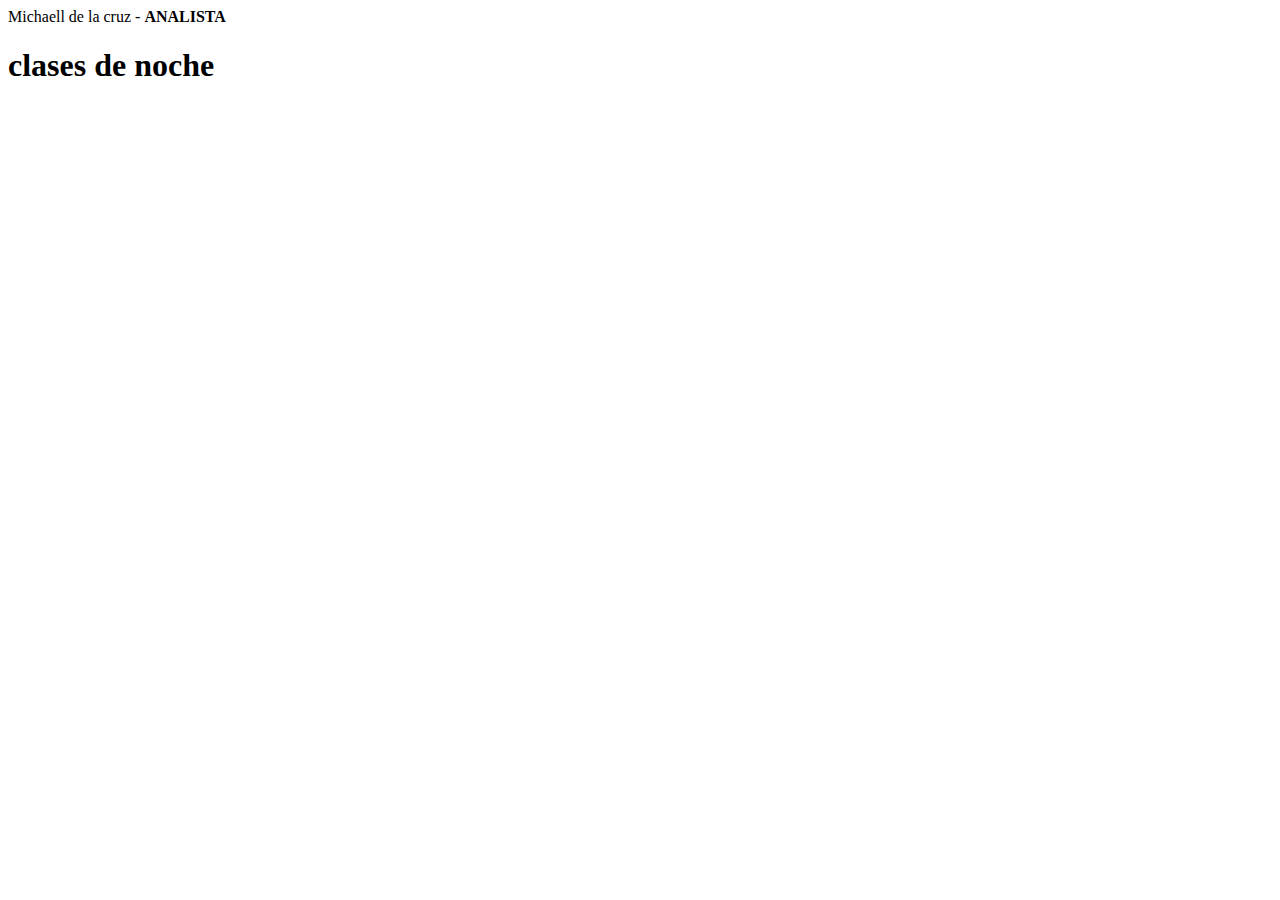
<file: index.html>
<!DOCTYPE html>
<html lang="en">
<head>
    <meta charset="UTF-8">
    <meta http-equiv="X-UA-Compatible" content="IE=edge">
    <meta name="viewport" content="width=device-width, initial-scale=1.0">
    <title>Document</title>
</head>
<body>
   Michaell de la cruz  - <B> ANALISTA </B>
   <h1>clases de noche</h1>
</body>
</html>
</file>
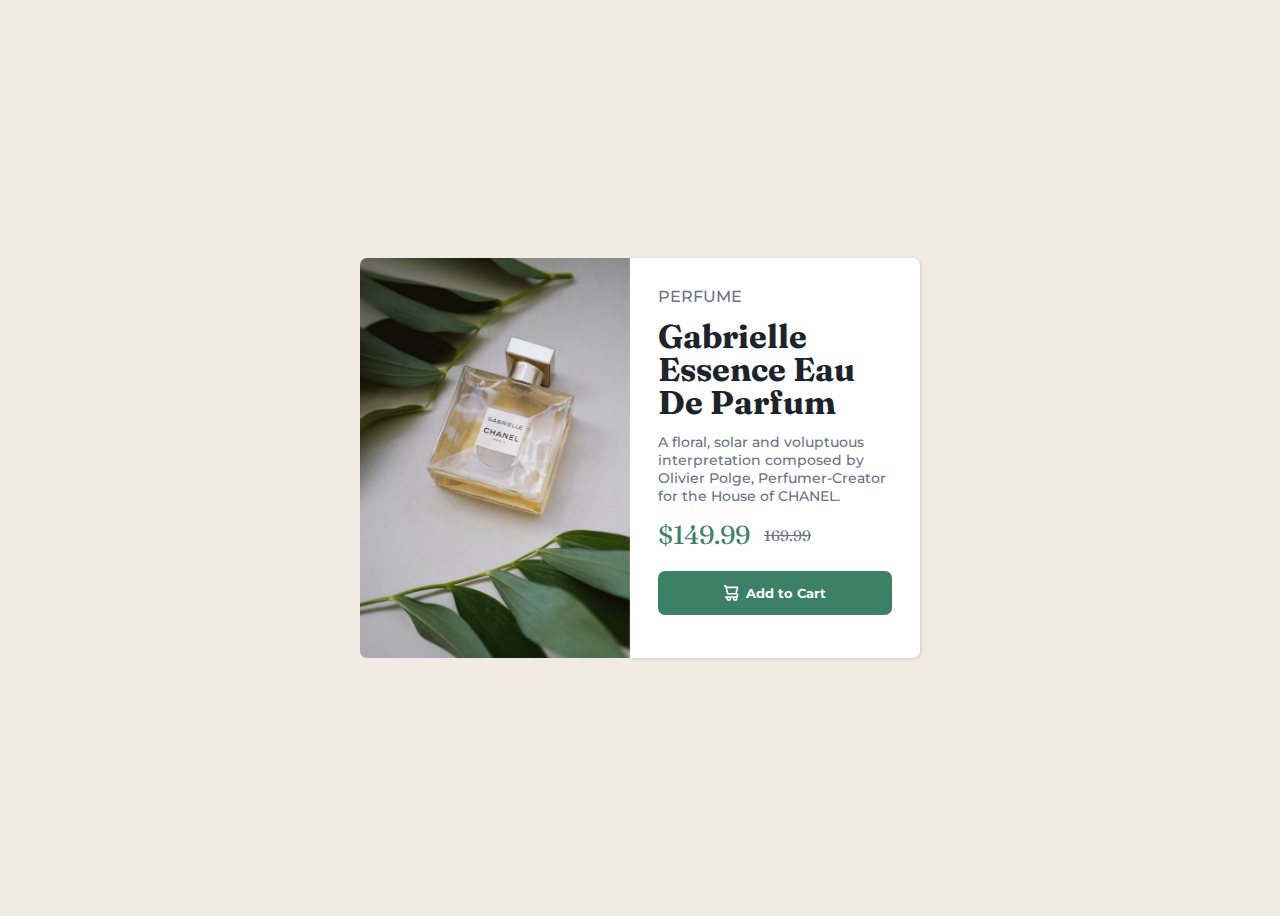
<file: Semana02/dia02_reto/index.html>
<!DOCTYPE html>
<html lang="en">
<head>
  <meta charset="UTF-8">
  <meta http-equiv="X-UA-Compatible" content="IE=edge">
  <meta name="viewport" content="width=device-width, initial-scale=1.0">
  <title>Document</title>
  <link rel="stylesheet" href="./style.css">
</head>
<body>
<main>
  <section class="foto"></section>
  <section class="contenido">
    <h3>Perfume</h3>
<h1>Gabrielle Essence Eau De Parfum</h1>
<p> A floral, solar and voluptuous interpretation composed by Olivier Polge, 
  Perfumer-Creator for the House of CHANEL.</p>
  <div>
    <span>
      $149.99
    </span>
    <s>169.99</s>
  </div>
 <button>
  <img src="./images/icon-cart.svg" alt=""> 
  Add to Cart</button>
  </section>
</main>
</body>
</html>
</file>
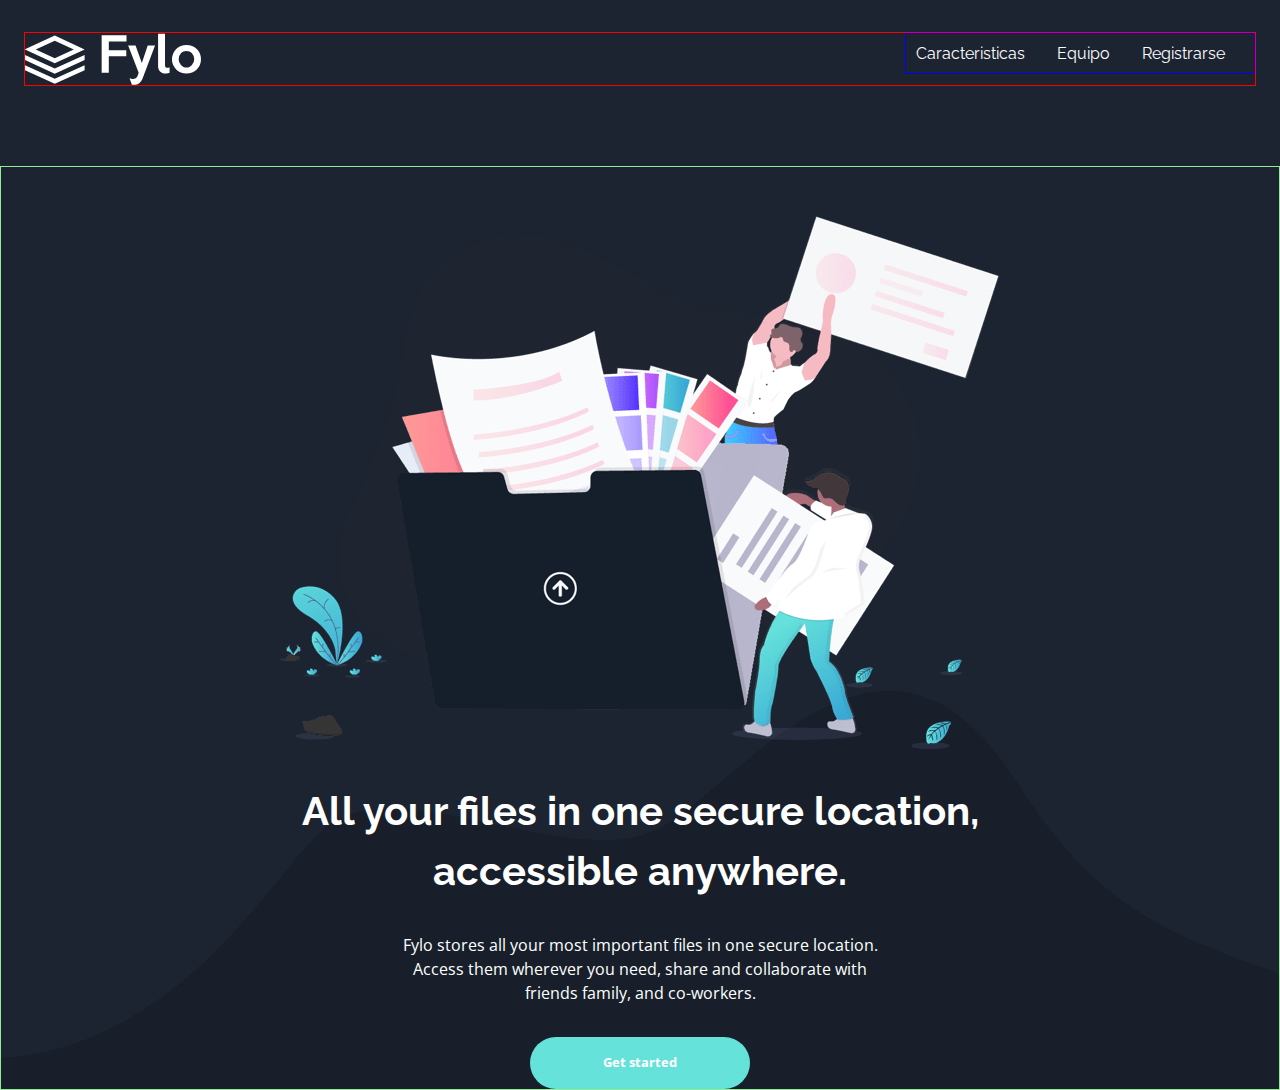
<file: Semana03/dia01-ccs-modelo-de-caja/index.html>
<!DOCTYPE html>
<html lang="en">
<head>
    <meta charset="UTF-8">
    <meta http-equiv="X-UA-Compatible" content="IE=edge">
    <meta name="viewport" content="width=device-width, initial-scale=1.0">
    <title>Fylo DARK</title>
    <link rel="stylesheet" href="./css/index.css">
</head>
<body>
    <header class="header wrapper">
        <img src="./images/logo.svg"/>

<nav >
    <!--ul>li*3>a -->
    <ul class="header__nav">
        <li>
            <a href="#">Caracteristicas</a>
        </li>
        <li>
            <a href="#">Equipo</a>
        </li>
        <li>
            <a href="#">Registrarse</a>
        </li>
    </ul>


</nav>

    </header>
    <main>
<section class="hero">
<img class="hero__img" src="./images/illustration-intro.png" alt=""/>

<h2 class="hero__title">  All your files in one secure location, accessible anywhere.
</h2 >
<p class="hero__text">
    Fylo stores all your most important files in one secure location. Access them wherever 
  you need, share and collaborate with friends family, and co-workers.
</p>
<button class ="hero__button">
    Get started
</button>


</section>


<section></section>
<section></section>
<section></section>
<section></section>


    </main>
    
</body>
</html>
</file>
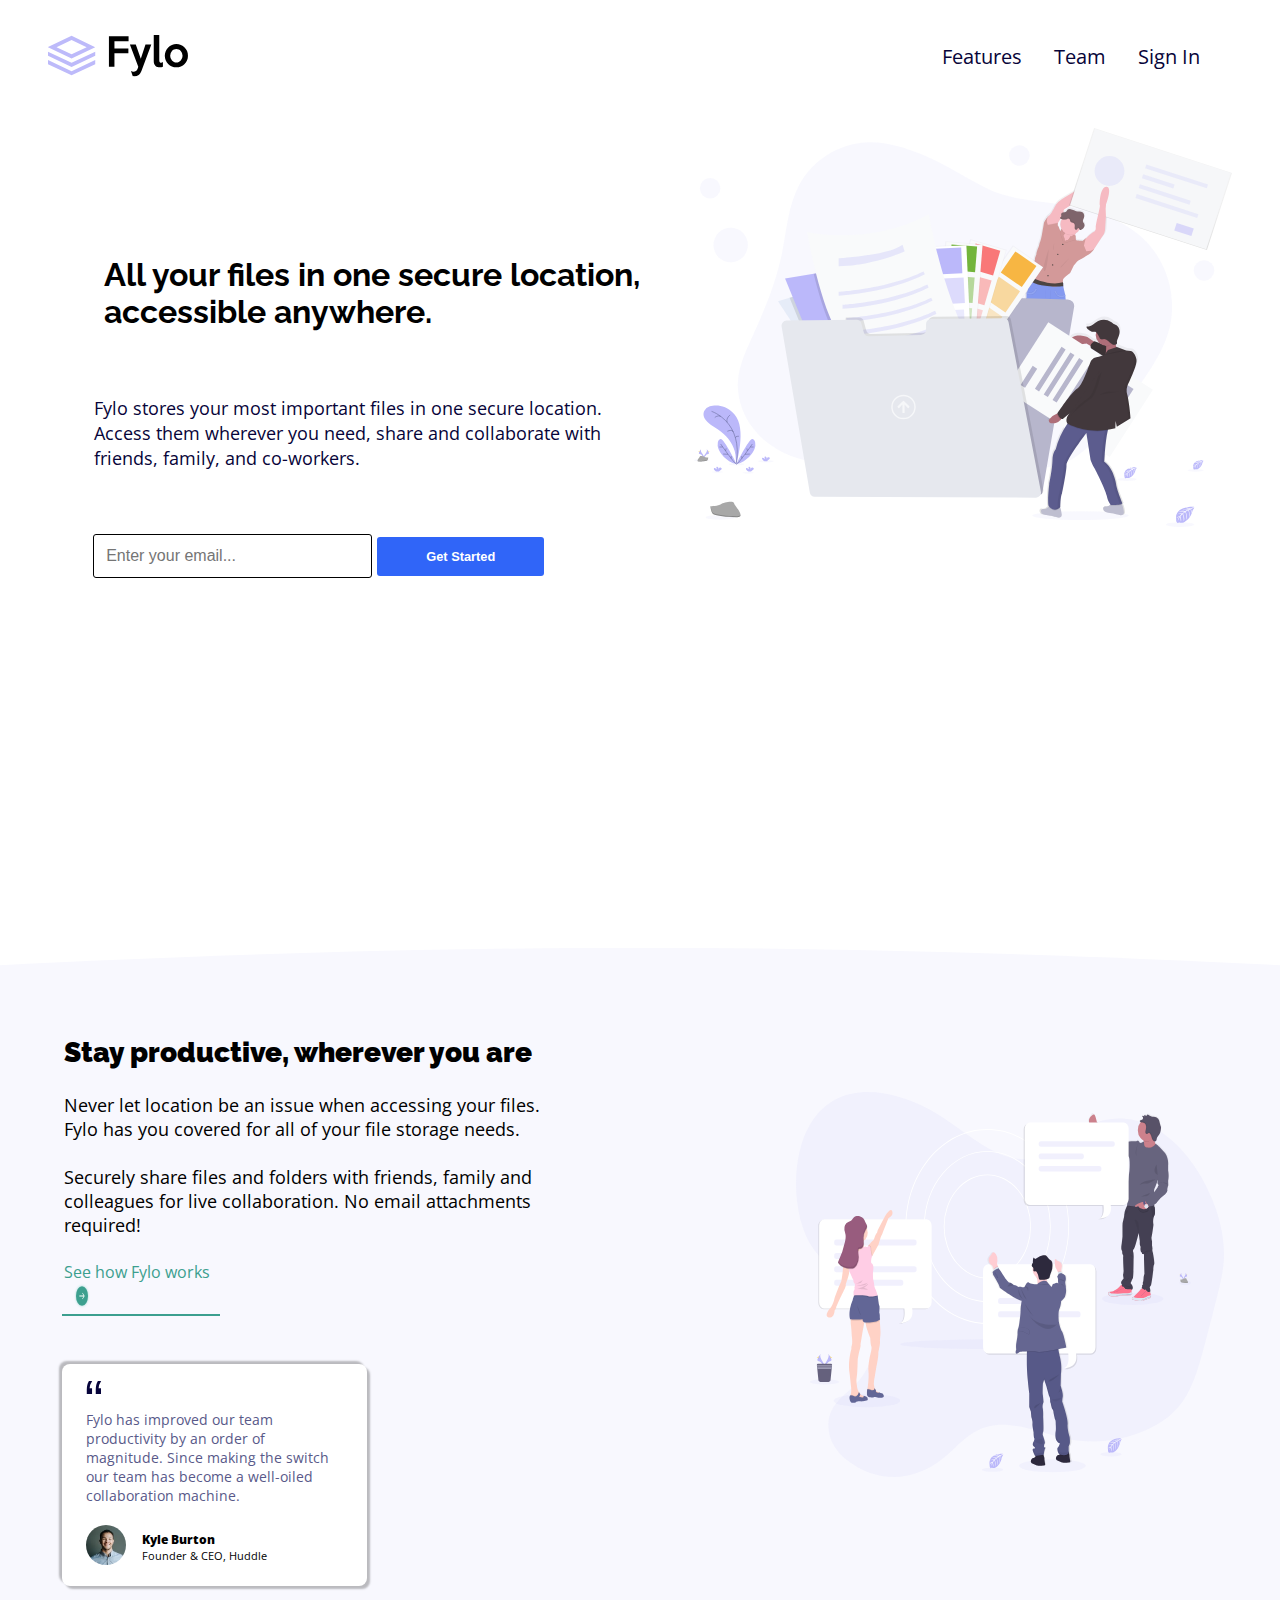
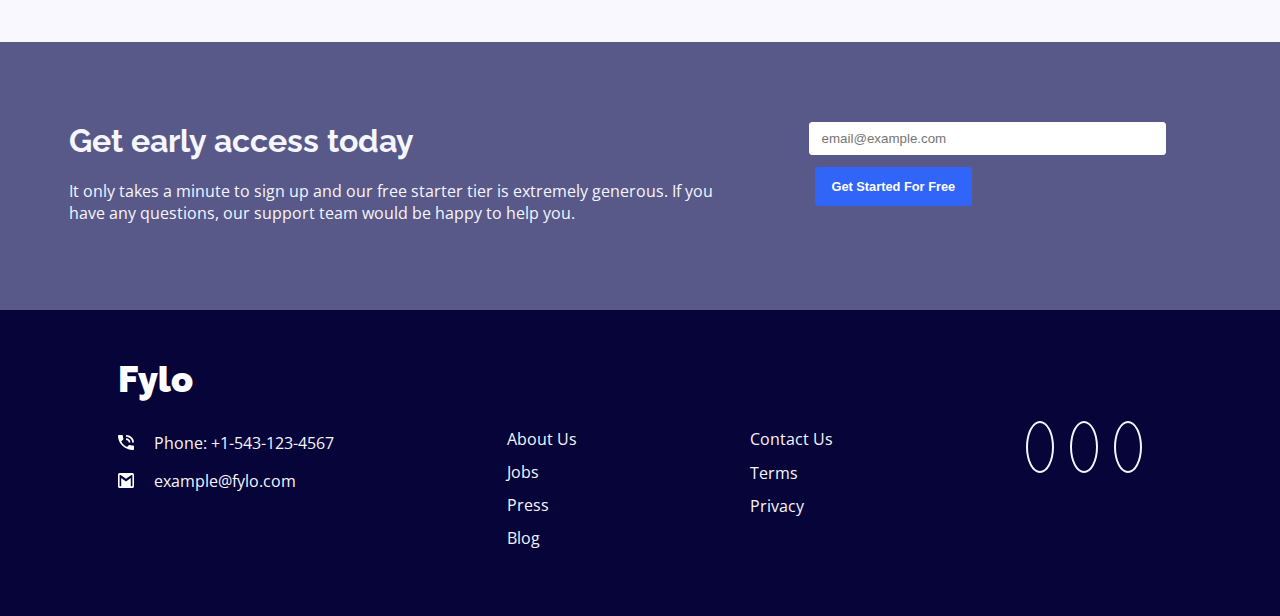
<file: semana04/Tarea_semana4_fylo-landing/TAREA_fylo-landing-page-with-two-column-layout/index.html>
<!DOCTYPE html>
<html lang="en">
  <head>
    <meta charset="UTF-8" />
    <meta name="viewport" content="width=device-width, initial-scale=1.0" />
    <!-- displays site properly based on user's device -->

    <link
      rel="icon"
      type="image/png"
      sizes="32x32"
      href="./images/favicon-32x32.png"
    />

    <title>Frontend Mentor | Fylo landing page with two column layout</title>

    <!-- FontAwesome CDN -->
    <link
      rel="stylesheet"
      href="https://cdnjs.cloudflare.com/ajax/libs/font-awesome/6.2.0/css/all.min.css"
      integrity="sha512-xh6O/CkQoPOWDdYTDqeRdPCVd1SpvCA9XXcUnZS2FmJNp1coAFzvtCN9BmamE+4aHK8yyUHUSCcJHgXloTyT2A=="
      crossorigin="anonymous"
      referrerpolicy="no-referrer"
    />

    <!-- custom css -->
    <link rel="stylesheet" href="./css/index.css" />
  </head>
  <body>
    <!-- header start -->
    <header class="header">
      <nav class="navbar">
        <div class="navbar-brand-container">
          <img src="./images/logo.svg" alt="logo" class="navbar-brand" />
        </div>
        <ul class="nav-list-container">
          <li class="nav-list-item">
            <a href="#" class="nav-link">Features</a>
          </li>
          <li class="nav-list-item">
            <a href="#" class="nav-link">Team</a>
          </li>
          <li class="nav-list-item">
            <a href="#" class="nav-link">Sign In</a>
          </li>
        </ul>
      </nav>
      <div class="hero-section">
        <div class="hero-left-container">
          <h1 class="hero-heading">
            All your files in one secure location, accessible anywhere.
          </h1>
          <p class="hero-description">
            Fylo stores your most important files in one secure location. Access
            them wherever you need, share and collaborate with friends, family,
            and co-workers.
          </p>
          <div class="form-control">
            <input
              type="email"
              class="hero-input"
              placeholder="Enter your email..."
            />
            <button class="btn btn-hero">Get Started</button>
          </div>
        </div>
        <div class="hero-right-container">
          <img
            src="./images/illustration-1.svg"
            alt="people"
            class="hero-img"
          />
        </div>
      </div>
    </header>
    <!-- header end -->

    <!-- main section start -->
    <section class="main-section">
      <div class="main-left-container">
        <h2 class="main-sec-title">Stay productive, wherever you are</h2>
        <p class="main-para">
          Never let location be an issue when accessing your files. Fylo has you
          covered for all of your file storage needs. <br />
          <br />
          Securely share files and folders with friends, family and colleagues
          for live collaboration. No email attachments required!
        </p>
        <a href="#" class="link"
          >See how Fylo works
          <span class="linkk">
            <img
              src="./images/icon-arrow.svg"
              alt="arrow"
              class="img-link" /></span
        ></a>
        <div class="small-card">
          <div class="card-img">
            <img
              src="./images/icon-quotes.svg"
              alt="quotes"
              class="quote-img"
            />
          </div>
          <p class="card-para">
            Fylo has improved our team productivity by an order of magnitude.
            Since making the switch our team has become a well-oiled
            collaboration machine.
          </p>
          <div class="author-section">
            <div class="author-logo">
              <img
                src="./images/avatar-testimonial.jpg"
                alt="avatar"
                class="avatar"
              />
            </div>
            <div class="author-name">
              <h3 class="name">Kyle Burton</h3>
              <p class="author-para">Founder & CEO, Huddle</p>
            </div>
          </div>
        </div>
      </div>
      <div class="main-right-container">
        <img
          src="./images/illustration-2.svg"
          alt="illustration"
          class="main-img"
        />
      </div>
    </section>
    <!-- main section end -->

    <!-- cta section start -->
    <section class="cta">
      <div class="cta-left-container">
        <h2 class="cta-title">Get early access today</h2>
        <p class="cc">
          It only takes a minute to sign up and our free starter tier is
          extremely generous. If you have any questions, our support team would
          be happy to help you.
        </p>
      </div>
      <div class="cta-right-container">
        <input type="email" class="cta-input" placeholder="email@example.com" />
        <button class="btn btn-cta">Get Started For Free</button>
      </div>
    </section>
    <!-- cta section end -->
    <!-- footer start -->
    <footer class="footer">
      <div class="footer-one">
        <p class="footer-logo-container">
          <i class="fa-solid fa-layer-group"></i>
          Fylo
        </p>
        <div class="mobile-container">
          <img src="./images/icon-phone.svg" alt="phone" class="footer-image" />
          <p class="mobile">Phone: +1-543-123-4567</p>
        </div>
        <div class="email-container">
          <img src="./images/icon-email.svg" alt="email" class="footer-image" />
          <p class="email">example@fylo.com</p>
        </div>
      </div>
      <div class="footer-two">
        <ul class="about">
          <li><a href="#" class="about-us">About Us</a></li>
          <li><a href="#" class="jobs">Jobs</a></li>
          <li><a href="#" class="press">Press</a></li>
          <li><a href="#" class="blog">Blog</a></li>
        </ul>
      </div>
      <div class="footer-three">
        <ul class="about">
          <li><a href="#" class="career">Contact Us</a></li>
          <li><a href="#" class="blog">Terms</a></li>
          <li><a href="#" class="contact">Privacy</a></li>
        </ul>
      </div>
      <div class="footer-four">
        <div class="social-media">
          <a href="#"><i class="fa-brands fa-facebook social-icon"></i></a>
          <a href="#"><i class="fa-brands fa-twitter social-icon"></i></a>
          <a href="#"><i class="fa-brands fa-instagram social-icon"></i></a>
        </div>
      </div>
    </footer>
    <!-- footer end -->
  </body>
</html>
</file>
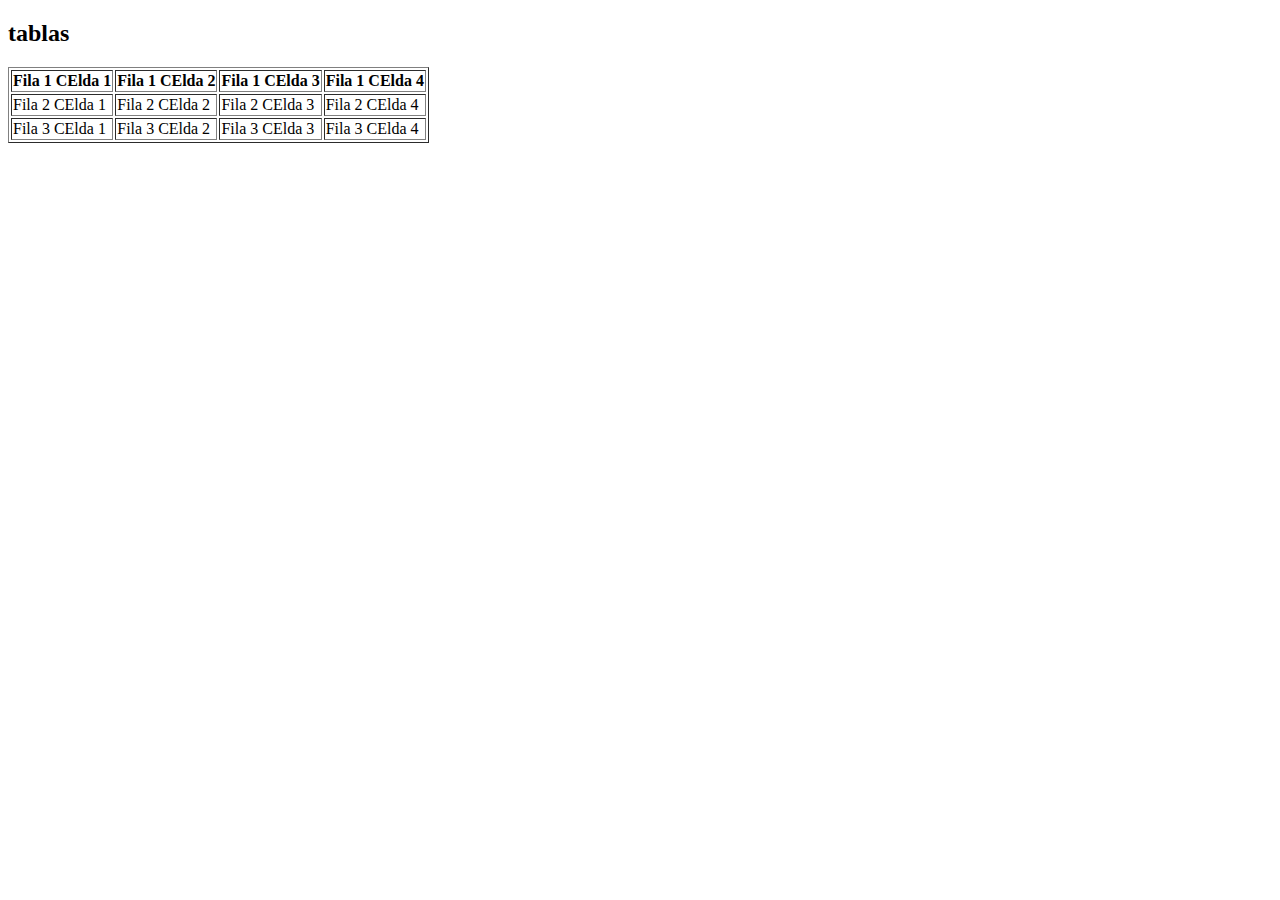
<file: Semana02/tablas.html>
<!DOCTYPE html>
<html lang="en">
<head>
    <meta charset="UTF-8">
    <meta http-equiv="X-UA-Compatible" content="IE=edge">
    <meta name="viewport" content="width=device-width, initial-scale=1.0">
    <title>Document</title>
</head>
<body>
    <h2>tablas</h2>
    <table border="">
        <thead></thead>
<tr>
    <th>Fila 1 CElda 1</th>
    <th>Fila 1 CElda 2</th>
    <th>Fila 1 CElda 3</th>
    <th>Fila 1 CElda 4</th>
   </tr>
</thead>
   <tr>
    <td>Fila 2 CElda 1</td>
    <td>Fila 2 CElda 2</td>
    <td>Fila 2 CElda 3</td>
    <td>Fila 2 CElda 4</td>
   </tr>
   <tr>
    <td>Fila 3 CElda 1</td>
    <td>Fila 3 CElda 2</td>
    <td>Fila 3 CElda 3</td>
    <td>Fila 3 CElda 4</td>
   </tr>

</tr>

    </table>
</body>
</html>
</file>
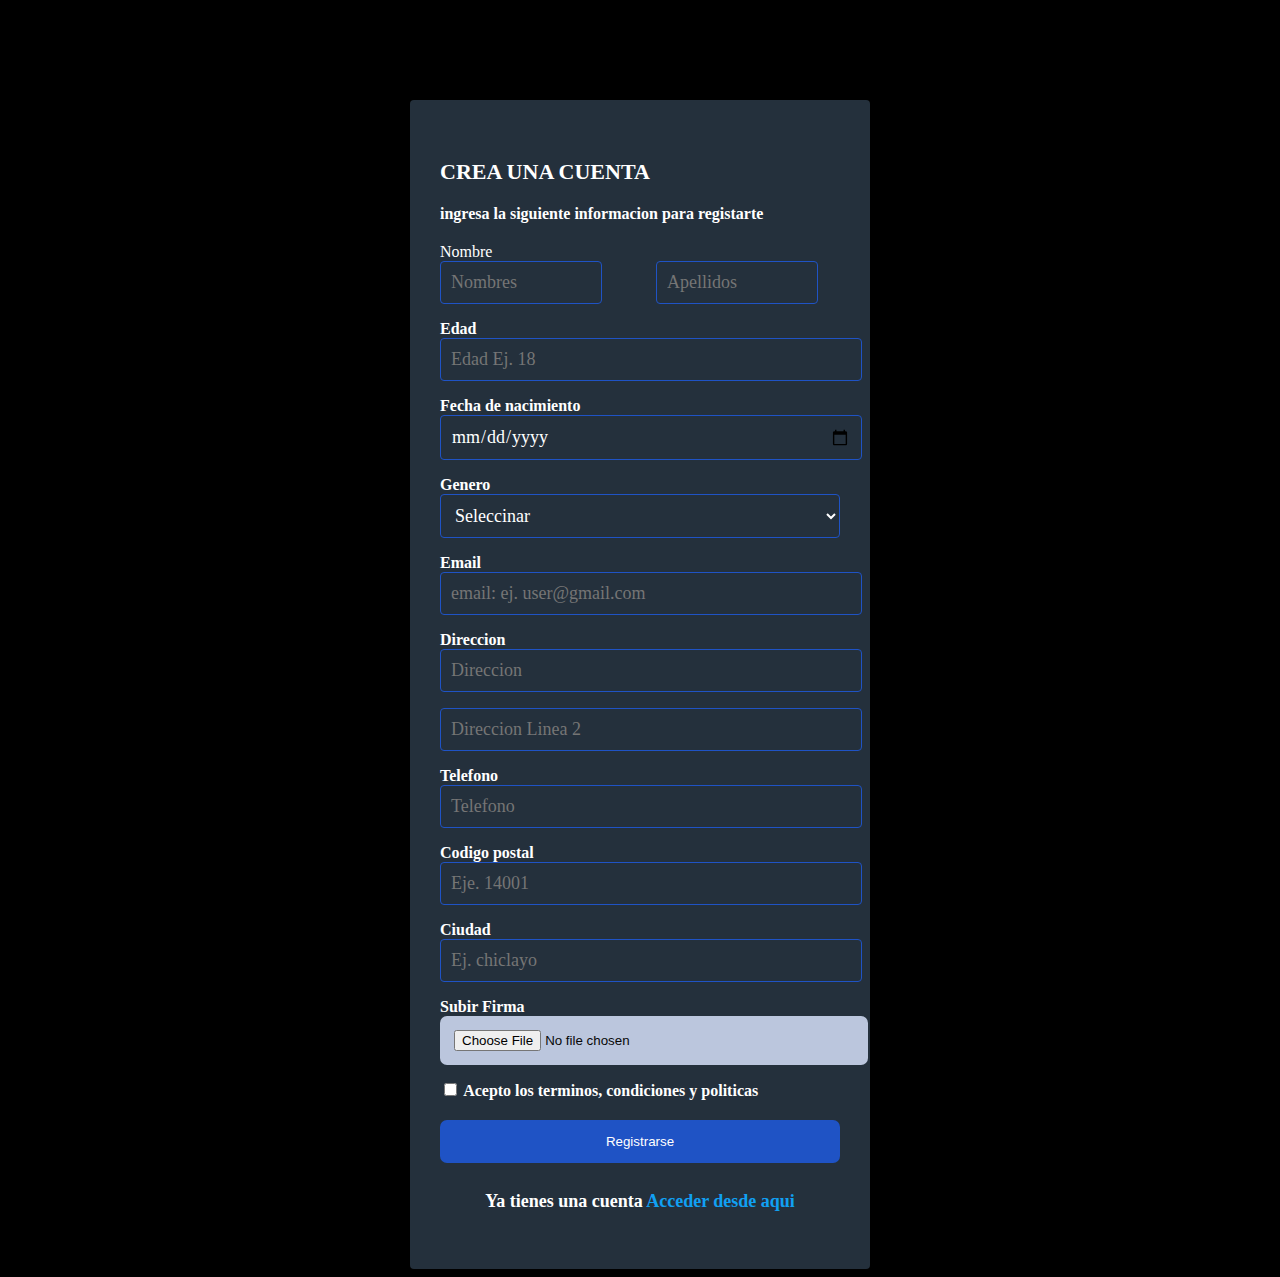
<file: tareas/registar2.html>
<!DOCTYPE html>
<html lang="en">
<head>
  <meta charset="UTF-8">
  <meta name="viewport" content="width=device-width, initial-scale=1.0">
  <meta http-equiv="X-UA-Compatible" content="ie=edge">
  <link rel="stylesheet" href="style.css">
  <title>CREAR UNA CUENTA.</title>
</head>
<body>
  <main>
  <section class="form-registro">
    <h4>CREA UNA CUENTA</h4>
    <H1>ingresa la siguiente informacion para registarte</H1>
   <div>
    <label>
        Nombre   <br>
        <input class="nombre2" type="text" name="nombres2" id="nombres" placeholder="Nombres">
      </label><label><b>  
          <input class="apellido2" type="text" name="apellidos" id="apellidos" placeholder="Apellidos">
          
      </label> 
</div>
  <label>
   Edad <br>
    <input class="controls" type="number" placeholder="Edad Ej. 18" name="edad" />
  </label>
  <label>
        Fecha de nacimiento
        <input class="controls" type="date" name="dia" />
      </label>

      <label> Genero 
        <select class="controls" name="menu" id="genero">
            <option value=""> Seleccinar</option>
            <option value="ma"> Masculino</option>
             <option value="cr"> Femenino</option>
             
        </select>
    </label>
    <label> Email 
    <input class="controls" type="email" name="correo" id="correo" placeholder="email: ej. user@gmail.com">
    </label>

    <label>
        Direccion   <br>
        <input class="controls" type="text" name="direccion" id="direccion" placeholder="Direccion ">
      </label>

      <label>
        
        <input class="controls" type="text" name="direccion2" id="direccion2" placeholder="Direccion Linea 2">
      </label>
      <label>
        Telefono <br>
     <input class="controls" type="tel" name="telefono" id="telefono" placeholder="Telefono">
     </label>
      <label>
        Codigo postal   <br>
    <input class="controls" type="number" name="codpostal" id="codpostal" placeholder="Eje. 14001">
</label>
<label>
    Ciudad   <br>
    <input class="controls" type="text" name="ciudad" id="ciuadad" placeholder="Ej. chiclayo ">
  </label>
  <label>
    Subir Firma
    <input class="firma" name="firma" type="file" />
  </label>
  <label>
    <input type="checkbox" class="checkbox" required="">
    <span>Acepto los terminos, condiciones y politicas</span>
</label>


    
    <input class="botons" type="submit" value="Registrarse">
    <p>Ya tienes una cuenta <a href="#">Acceder desde aqui</a></p>
  </section>
</main>
</body>
</html>
</file>
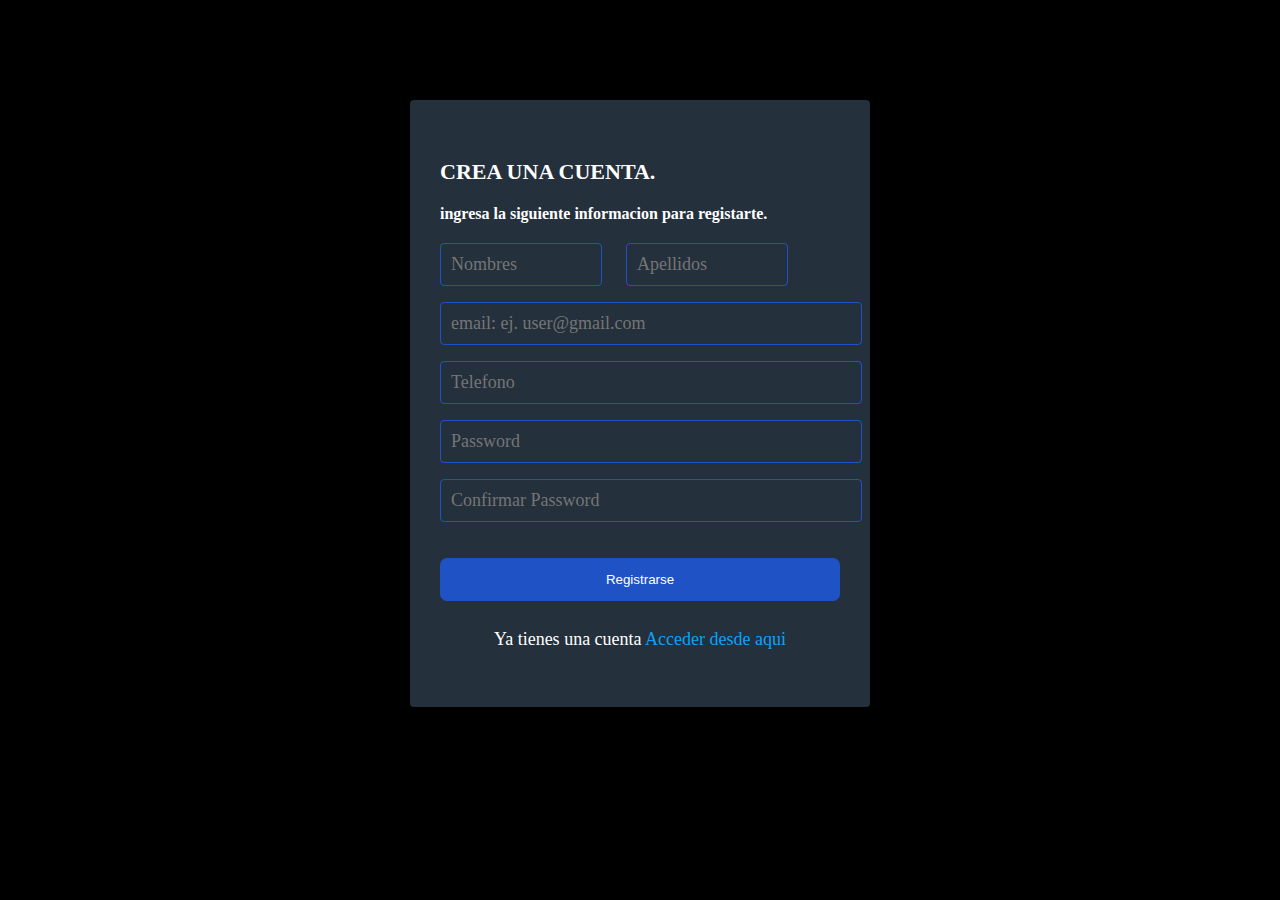
<file: tareas/registrar.html>
<!DOCTYPE html>
<html lang="en">
<head>
  <meta charset="UTF-8">
  <meta name="viewport" content="width=device-width, initial-scale=1.0">
  <meta http-equiv="X-UA-Compatible" content="ie=edge">
  <link rel="stylesheet" href="style.css">
  <title>CREAR UNA CUENTA</title>
</head>
<body>
  <main>
  <section class="form-registro">
    <h4>CREA UNA CUENTA.</h4>
    <H1>ingresa la siguiente informacion para registarte.</H1>
   <div>
    <input class="nombre" type="text" name="nombres" id="nombres" placeholder="Nombres">
  
    <input class="apellido" type="text" name="nombres" id="apellidos" placeholder="Apellidos">
  </div>
    
    <input class="controls" type="email" name="correo" id="correo" placeholder="email: ej. user@gmail.com">
    <input class="controls" type="tel" name="telefono" id="telefono" placeholder="Telefono">
    
    <input class="controls" type="password" name="password" id="password" placeholder="Password">
    <input class="controls" type="password" name="confirmarpassword" id="confirmarpassword" placeholder="Confirmar Password">
    
    <input class="botons" type="submit" value="Registrarse">
    <p>Ya tienes una cuenta <a href="#">Acceder desde aqui</a></p>
  </section>
</main>
</body>
</html>
</file>
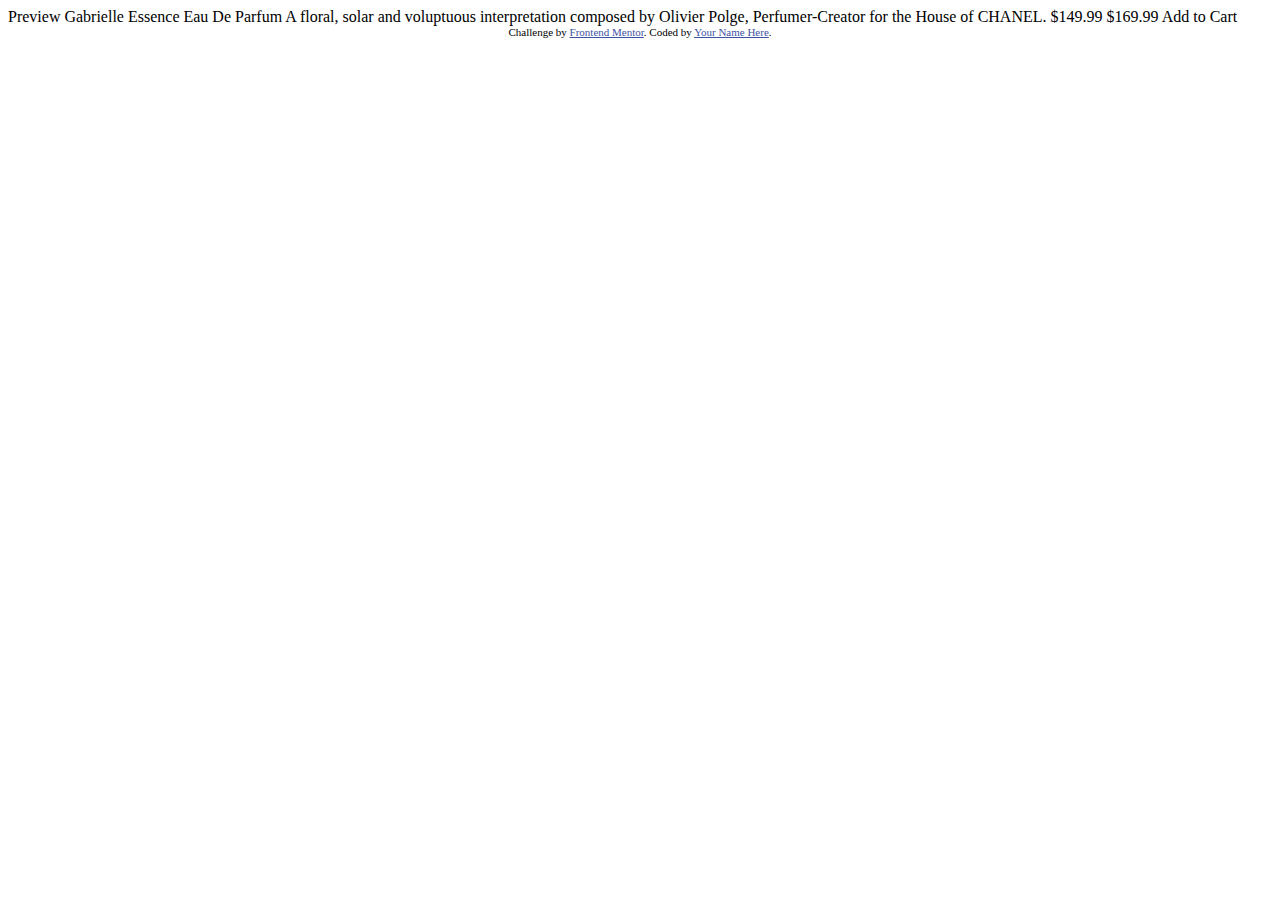
<file: Semana02/dia02_reto/index copy.html>
<!DOCTYPE html>
<html lang="en">
<head>
  <meta charset="UTF-8">
  <meta name="viewport" content="width=device-width, initial-scale=1.0"> <!-- displays site properly based on user's device -->

  <link rel="icon" type="image/png" sizes="32x32" href="./images/favicon-32x32.png">
  
  <title>Frontend Mentor | Product preview card component</title>

  <!-- Feel free to remove these styles or customise in your own stylesheet 👍 -->
  <style>
    .attribution { font-size: 11px; text-align: center; }
    .attribution a { color: hsl(228, 45%, 44%); }
  </style>
</head>
<body>

  Preview

  Gabrielle Essence Eau De Parfum

  A floral, solar and voluptuous interpretation composed by Olivier Polge, 
  Perfumer-Creator for the House of CHANEL.

  $149.99
  $169.99

  Add to Cart
  
  <div class="attribution">
    Challenge by <a href="https://www.frontendmentor.io?ref=challenge" target="_blank">Frontend Mentor</a>. 
    Coded by <a href="#">Your Name Here</a>.
  </div>
</body>
</html>
</file>
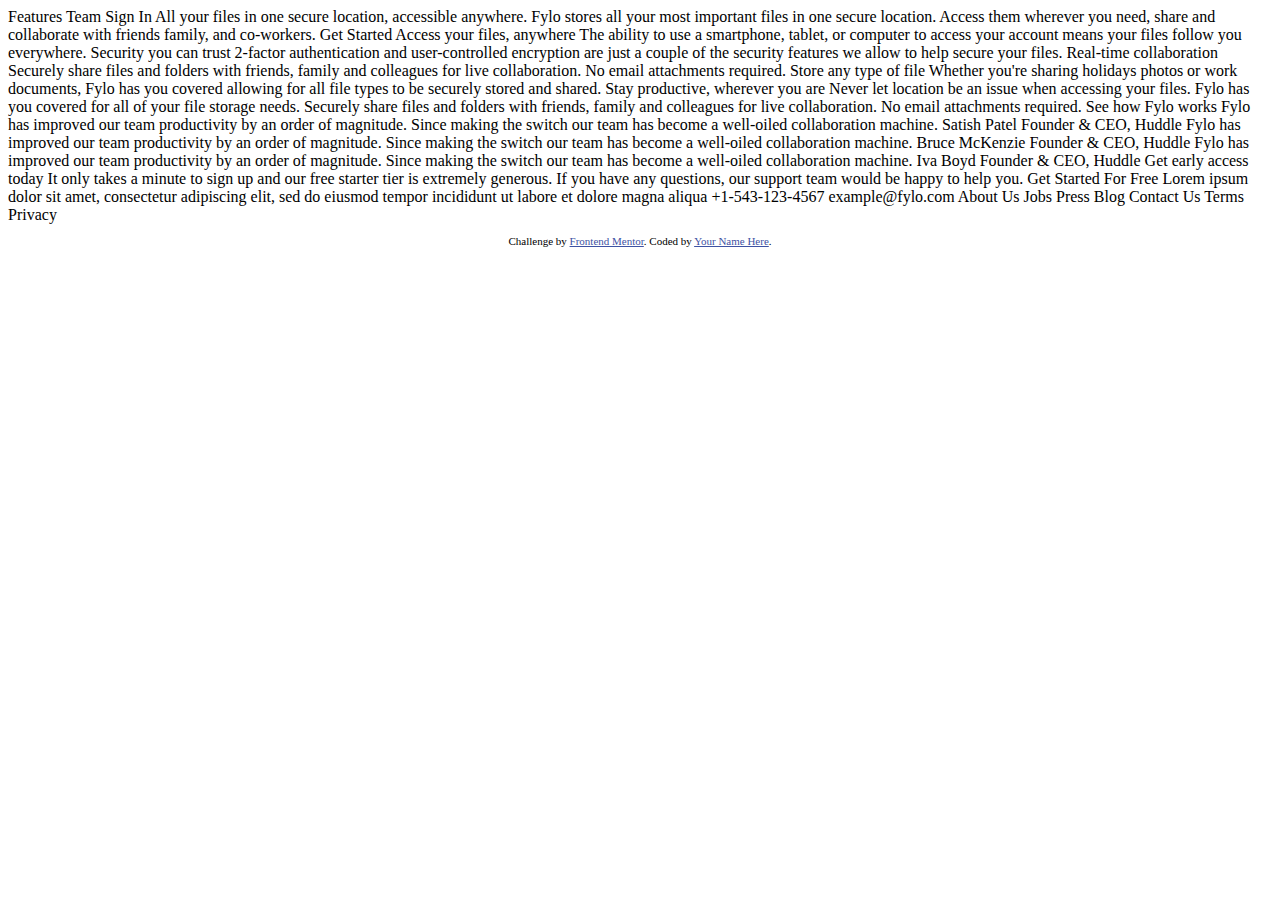
<file: Semana03/dia01-ccs-modelo-de-caja/index_copy.html>
<!DOCTYPE html>
<html lang="en">
<head>
  <meta charset="UTF-8">
  <meta name="viewport" content="width=device-width, initial-scale=1.0"> <!-- displays site properly based on user's device -->

  <link rel="icon" type="image/png" sizes="32x32" href="./images/favicon-32x32.png">
  
  <title>Frontend Mentor | Fylo landing page with dark theme and features grid</title>

  <!-- Feel free to remove these styles or customise in your own stylesheet 👍 -->
  <style>
    .attribution { font-size: 11px; text-align: center; }
    .attribution a { color: hsl(228, 45%, 44%); }
  </style>
</head>
<body>
  Features
  Team
  Sign In

  All your files in one secure location, accessible anywhere.

  Fylo stores all your most important files in one secure location. Access them wherever 
  you need, share and collaborate with friends family, and co-workers.

  Get Started

  Access your files, anywhere

  The ability to use a smartphone, tablet, or computer to access your account means your 
  files follow you everywhere.

  Security you can trust

  2-factor authentication and user-controlled encryption are just a couple of the security 
  features we allow to help secure your files.

  Real-time collaboration

  Securely share files and folders with friends, family and colleagues for live collaboration. 
  No email attachments required.

  Store any type of file

  Whether you're sharing holidays photos or work documents, Fylo has you covered allowing for all 
  file types to be securely stored and shared.

  Stay productive, wherever you are

  Never let location be an issue when accessing your files. Fylo has you covered for all of your file 
  storage needs.

  Securely share files and folders with friends, family and colleagues for live collaboration. No email 
  attachments required.

  See how Fylo works

  Fylo has improved our team productivity by an order of magnitude. Since making the switch our team has 
  become a well-oiled collaboration machine.

  Satish Patel
  Founder & CEO, Huddle

  Fylo has improved our team productivity by an order of magnitude. Since making the switch our team has 
  become a well-oiled collaboration machine.

  Bruce McKenzie
  Founder & CEO, Huddle

  Fylo has improved our team productivity by an order of magnitude. Since making the switch our team has 
  become a well-oiled collaboration machine.

  Iva Boyd
  Founder & CEO, Huddle

  Get early access today

  It only takes a minute to sign up and our free starter tier is extremely generous. If you have any 
  questions, our support team would be happy to help you.

  Get Started For Free

  Lorem ipsum dolor sit amet, consectetur adipiscing elit, sed do eiusmod tempor incididunt ut labore et 
  dolore magna aliqua

  +1-543-123-4567
  example@fylo.com

  About Us
  Jobs
  Press
  Blog

  Contact Us
  Terms
  Privacy

  <footer>
    <p class="attribution">
      Challenge by <a href="https://www.frontendmentor.io?ref=challenge" target="_blank">Frontend Mentor</a>. 
      Coded by <a href="#">Your Name Here</a>.
    </p>
  </footer>
</body>
</html>
</file>
<file: Semana02/dia02_reto/style.css>
@import url('https://fonts.googleapis.com/css2?family=Fraunces:wght@700&family=Montserrat:ital,wght@0,700;1,500&display=swap');

body {
    background-color:hsl(30, 38%, 92%);
    font-size: 14px;
    font-family: 'Montserrat', sans-serif;
    height: 100vh;
    display: flex;
    justify-content: center;
    align-items: center;
}
main{

    width: 560px;
   /* background-color: aquamarine;*/
display:flex;
min-height: 400px;
}
.foto {
  /*  background-color:springgreen;*/
    width: 300px;
    background-image: url(./images/image-product-desktop.jpg);
    background-repeat: no-repeat;
    background-size: cover;
    border-radius: 7px 0 0 7px;

}
.contenido {
   background-color: white;
    width: 260px;
    padding: 28px;
    /*margin: 28px;*/
    border-radius: 0 7px 7px 0;
    box-shadow: 1px 1px 3px #ccc;
}
.contenido h3 {
    text-transform: uppercase;
    
font-weight: 500; 
color: hsl(228, 12%, 48%);

margin: 0%;

}
.contenido h1 {
    font-family: 'Fraunces', sans-serif;
    /*text-transform: uppercase;*/
    font-weight: 700; 
    font-size: 33px;
    color:hsl(212, 21%, 14%);
    margin-top: 14px;
    margin-bottom: 14px;
    line-height: 1;

}

.contenido p {
color: hsl(228, 12%, 48%);
font-family: 'Montserrat', sans-serif;
font-weight: 500;
}

.contenido div{
    display: flex;
    gap: 14px;
    align-items: center;
}

.contenido span{
    font-size: 26px;
    font-family: 'Fraunces', sans-serif;
    color: hsl(158, 36%, 37%);
}
.contenido s{
    font-size: 15px;
    font-family: 'Fraunces', sans-serif;
    color: hsl(228, 12%, 48%);
}
.contenido button{
    font-family: 'Montserrat', sans-serif;
    font-weight: 700;
    background-color: hsl(158, 36%, 37%);
    border: 0;
    color:hsl(0, 0%, 100%);
    width: 100%;
    padding: 14px;
    border-radius: 7px;
    margin-top: 20px;
    display: flex;
    justify-content: center;
    gap:7px;
    cursor: pointer;

}
.contenido button:hover{
    background-color: rgb(66, 161, 82);
}
</file>
<file: Semana03/dia01-ccs-modelo-de-caja/css/index.css>
@import url('https://fonts.googleapis.com/css2?family=Open+Sans:wght@400;700&family=Raleway:wght@400;700&display=swap');

:root{
/*FONTs*/
--font-primary: 'Raleway', sans-serif;
--font-secundary: 'Open Sans', sans-serif;
--font-size: 14px;
--font-weight-regular: 400;
--font-weight-bold: 700;

/*Colores*/
--primary-dark-blue-into: hsl(217, 28%, 15%);
--primary-dark-blue-main: hsl(218, 28%, 13%);
--primary-dark-blue-footer: hsl(216, 53%, 9%);
--primary-dark-blue-testimonials: hsl(219, 30%, 18%);

--accent-cyan-gradient: hsl(176, 68%, 64%);
--accent-blue-gradient: hsl(198, 68%, 50%);
--accent-light-red: hsl(0, 100%, 63%);

--neutral-white: hsl(0, 0%, 100%);

}
/*selector universal*/
*{
margin: 0;
box-sizing: border-box;

}

body{
    background-color: var(--primary-dark-blue-into);
    color: var(--neutral-white);
}
a {
    color: inherit;
    text-decoration: none;
}

img {
    max-width: 100%;
    height: auto;
}

.wrapper {
    width: min(100% - 3rem, 1440px); /*oma el 100% y a los costados le agrega un margen */
    margin: 0 auto;

}

.header{
    border: 1px solid red;
    font-family: var(--font-primary);
    margin 0 auto;
    /* padding: 10px;
    margin: 10px; */
    display: flex;
    justify-content: space-between;
    margin-top: 2rem;
}

.header__nav{
    font-family:var(--font-primary);
    list-style: none;
    border:1px solid blue;
    /* para que los titulos no se salgan del recuadro */
    width: 350px;
    padding: 10px;
    margin 10px;
    display: flex;
    gap: 2rem;  /*1rem 14*/

}
.hero   {
    border: 1px solid lightgreen;
   
    margin: 0 auto;
    margin-top: 5rem;
    display: flex;
    flex-direction: column;
    align-items: center;
    gap: 2rem;
    text-align: center;
    background: var(--primary-dark-blue-into) url(../images/bg-curvy-desktop.svg) no-repeat bottom;
background-size: contain;
padding-top: 3rem;
}

.hero__title {
    width: min(100% - 3rem, 720px);
 font-family: var(--font-primary); 
 font-weight: var(--font-weight-bold);   
 font-size: 2.5rem;
 line-height: 1.5; 
}
.hero__text {
    width: min(100% - 3rem, 720px);
    font-family: var(--font-secundary); 
    padding: 0 7rem;   
     line-height: 1.5; 
   }

   .hero__button {
    font-family: var(--font-secundary); 
    font-weight: var(--font-weight-bold);   
    border: none;
    border-radius: 7rem;
  padding: 1rem 1.5rem;
  line-height: 1.5;
  min-width: 220px;
  color: var(--neutral-white);
  background: 
  linear-gradient(
      90deg,
      var(--accent-cyan-gradient)0%,
      var(--accent-cyan-gradient)35%
    
  )
   }
</file>
<file: semana04/Tarea_semana4_fylo-landing/TAREA_fylo-landing-page-with-two-column-layout/css/index.css>
@import url("https://fonts.googleapis.com/css2?family=Open+Sans&family=Raleway:wght@400;700&display=swap");

* {
  margin: 0;
  padding: 0;
  box-sizing: border-box;
}

:root {
  --ff-open-sans: "Open Sans", sans-serif;
  --ff-raleway: "Raleway", sans-serif;
  --clr-Very-Dark-Blue: hsl(243, 87%, 12%);
  --clr-Desaturated-Blue: hsl(238, 22%, 44%);
  --clr-Bright-Blue: hsl(224, 93%, 58%);
  --clr-Moderate-Cyan: hsl(170, 45%, 43%);
  --clr-Light-Grayish-Blue: hsl(240, 75%, 98%);
  --clr-Light-Gray: hsl(0, 0%, 75%);
}

html {
  font-size: 16px;
}

body {
  /* width: 1440px; */
  /* margin: auto; */
  font-family: var(--ff-open-sans);
}

a {
  text-decoration: none;
}

li {
  list-style: none;
}

img {
  width: 100%;
  height: auto;
}

/* header */

.header {
  padding: 1.5rem 1rem;
  min-height: 100vh;
}

.navbar-brand {
  padding-top: 5px;
  width: 80px;
}

.navbar {
  height: 4rem;
  display: flex;
  justify-content: space-between;
  align-items: center;
  margin-bottom: 2.5rem;
}

.nav-list-container {
  display: flex;
  align-items: center;
  gap: 1.5rem;
}

.nav-list-item {
  font-size: 1.1rem;
}

.nav-link {
  color: var(--clr-Very-Dark-Blue);
}

.hero-section {
  display: flex;
  flex-direction: column-reverse;
  gap: 2rem;
}

.hero-left-container {
  text-align: center;
  display: flex;
  flex-direction: column;
  gap: 1.5rem;
}

.hero-heading {
  /* font-size: 2rem; */
  font-weight: bold;
  font-family: var(--ff-raleway);
}

.hero-description {
  color: var(--clr-Very-Dark-Blue);
  width: 85%;
  margin: auto;
  font-size: 1.1rem;
}

.form-control {
  width: 100%;
  display: flex;
  flex-direction: column;
  gap: 1rem;
}

.hero-input {
  width: 85%;
  margin: auto;
  padding: 0.75rem 0.75rem;
  font-size: 1rem;
  border: 1.5px solid black;
  border-radius: 3px;
}

.btn-hero {
  width: 85%;
  margin: auto;
  padding: 0.75rem 0.75rem;
  color: white;
  background-color: var(--clr-Bright-Blue);
  border: none;
  border-radius: 3px;
  font-size: 0.8rem;
  cursor: pointer;
  font-weight: bold;
}

/* main section */
.main-section {
  background-image: url("../images/bg-curve-mobile.svg");
  background-repeat: no-repeat;
  background-position: center;
  background-size: cover;
  padding: 1.5rem;
  margin-top: 3rem;
  display: flex;
  flex-direction: column-reverse;
  gap: 2rem;
}

.main-left-container {
  display: flex;
  flex-direction: column;
  gap: 1.5rem;
}

.main-sec-title {
  text-align: center;
  font-size: 1.15rem;
  padding-top: 1.5rem;
  font-family: var(--ff-raleway);
}

.link {
  color: var(--clr-Moderate-Cyan);
  display: block;
  border-bottom: 2px solid var(--clr-Moderate-Cyan);
  padding-left: 2px;
  width: 55%;
  margin: auto;
}

.img-link {
  width: 1.6rem;
  height: 1.6rem;
  padding-left: 10px;
}

.small-card {
  background-color: white;
  padding: 1rem 1.5rem;
  width: 95%;
  margin: 1rem auto 3.5rem;
  border-radius: 8px;
  box-shadow: 3px 3px 2px rgba(0, 0, 0, 0.25), -3px -3px 2px rgba(0, 0, 0, 0.25);
}

.quote-img {
  width: 16px;
  height: 16px;
}

.card-para {
  padding-top: 0.5rem;
  font-size: 0.9rem;
  color: var(--clr-Desaturated-Blue);
}

.author-section {
  padding-top: 1.25rem;
  display: flex;
  align-items: center;
  gap: 1rem;
}

.avatar {
  width: 40px;
  height: 40px;
  border-radius: 50px;
}

.name {
  font-size: 0.75rem;
  font-weight: 900;
}

.author-name {
  font-size: 0.7rem;
}

.main-right-container {
  padding-top: 3rem;
}

/* cta */

.cta {
  background-color: var(--clr-Desaturated-Blue);
  display: flex;
  flex-direction: column;
  gap: 1.5rem;
  padding: 2rem 2rem 3rem;
}

.cta-left-container {
  text-align: center;
  color: var(--clr-Light-Grayish-Blue);
}

.cta-title {
  font-size: 1.25rem;
  font-family: var(--ff-raleway);
  padding-bottom: 1.35rem;
}

.cta-para {
  font-size: 0.95rem;
  padding-top: 0.85rem;
}

.cta-right-container {
  display: flex;
  flex-direction: column;
  gap: 0.75rem;
  padding-bottom: 1.5rem;
}

.cta-input {
  width: 80%;
  margin: auto;
  padding: 0.5rem 0.75rem;
  border: 1px solid white;
  border-radius: 3px;
}

.btn-cta {
  width: 80%;
  margin: auto;
  padding: 0.75rem 0.75rem;
  color: white;
  background-color: var(--clr-Bright-Blue);
  border: none;
  border-radius: 3px;
  font-size: 0.8rem;
  cursor: pointer;
  font-weight: bold;
}

.btn:hover {
  background-color: hsl(224, 98%, 52%);
  transform: 0.3s;
}

/* footer */
/* f 1 */
.footer {
  padding: 3rem 2rem;
  background-color: var(--clr-Very-Dark-Blue);
}

.footer-logo-container {
  color: white;
  font-weight: 900;
  font-size: 2.25rem;
  font-family: var(--ff-raleway);
  padding-bottom: 1rem;
}

.footer-image {
  width: 16px;
  height: 15px;
}

.email-container,
.mobile-container {
  display: flex;
  color: var(--clr-Light-Grayish-Blue);
  align-items: center;
  gap: 1.25rem;
  margin-top: 1rem;
}

.footer-one,
.footer-two,
.footer-three {
  padding-bottom: 2.75rem;
}

.about {
  display: flex;
  flex-direction: column;
  gap: 0.7rem;
}

a {
  color: var(--clr-Light-Grayish-Blue);
}

.social-media {
  text-align: center;
  padding: 0.75rem;
}

.social-icon {
  padding: 0.75rem;
  margin: 0.1rem 0.5rem;
  border: 2px solid var(--clr-Light-Grayish-Blue);
  border-radius: 50%;
  font-size: 1.1rem;
}

@media screen and (min-width: 768px) {
  /* header */
  .header {
    padding: 1.5rem 3rem;
  }

  .navbar-brand {
    width: 140px;
  }

  .nav-list-container {
    padding-right: 2rem;
    gap: 2rem;
  }

  .nav-list-item {
    font-size: 1.25rem;
  }

  .hero-section {
    display: flex;
    flex-direction: row;
  }

  .hero-left-container {
    padding-top: 4rem;
    text-align: left;
    height: 50vh;
    gap: 2rem;
  }

  .hero-heading {
    padding-left: 3.5rem;
    padding-top: 4rem;
    margin-bottom: -2.5rem;
  }

  .hero-description {
    font-size: 1.15rem;
    padding-top: 2rem;
  }

  .footer {
    display: flex;
    align-items: center;
    justify-content: space-around;
  }

  .form-control {
    padding-right: 3.5rem;
    margin-top: -0.5rem;
    margin-left: -0.5rem;
    display: flex;
    flex-direction: row;
    justify-content: flex-start;
  }

  .hero-input {
    width: 50%;
  }

  .btn-hero {
    width: 30%;
    margin-left: -4rem;
  }

  /* main section */
  .main-section {
    background-image: url("../images/bg-curve-desktop.svg");
    background-repeat: no-repeat;
    background-position: center;
    background-size: cover;
    padding: 4rem 4rem 2rem;
    margin-top: 3rem;
    display: flex;
    flex-direction: row;
    gap: 2rem;
  }

  .main-sec-title {
    text-align: left;
    font-size: 1.75rem;
    font-weight: 900;
    padding-top: 1.5rem;
    font-family: var(--ff-raleway);
  }

  .main-img {
    width: 70%;
    height: 70%;
    margin: auto;
    margin-left: 12rem;
    margin-top: 2rem;
  }

  .main-para {
    font-size: 1.1rem;
  }

  .link {
    display: inline;
    border-bottom: 2px solid var(--clr-Moderate-Cyan);
    margin-left: -0.1rem;
    width: 31%;
  }

  .small-card {
    width: 60%;
    margin: 1.5rem auto;
    margin-left: -0.1rem;
  }

  .cta {
    display: flex;
    flex-direction: row;
    padding: 5rem 4.3rem;
  }

  .cta-left-container {
    text-align: left;
    width: 60%;
  }

  .cta-title {
    font-size: 2rem;
  }

  .cta-para {
    font-size: 1.1rem;
    margin-top: -0.5rem;
    margin-right: 7rem;
  }

  .cta-right-container {
    width: 40%;
  }

  .btn-cta {
    width: 35%;
    margin-left: 3.2rem;
  }

  .footer {
    padding-top: 3rem;
    padding-bottom: 5rem;
  }

  .footer-two,
  .footer-three {
    margin-bottom: -8rem;
  }

  .footer-three {
    margin-top: -2rem;
  }
}
</file>
<file: tareas/style.css>
main {
  margin: 0;
  padding: 0;
  box-sizing: border-box;
  width: 100%;
}

body {
  background-color: #000;
  /*background-image: url('fondo.jpg');*/
}

.form-registro {
  width: 400px;
  background: #24303c;
  padding: 30px;
  margin: auto;
  margin-top: 100px;
  border-radius: 4px;
  font-family: 'calibri';
  color: white;
  box-shadow: 7px 13px 37px #000;
}

.form-registro h4 {
  font-size: 22px;
  margin-bottom: 20px;
}
.form-registro h1 {
  font-size: 16px;
  margin-bottom: 20px;
}
.nombre {
  background: #24303c;
  padding: 10px;
  border-radius: 4px;
  margin-bottom: 16px;
  border: 1px solid #1f53c5;
  font-family: 'calibri';
  font-size: 18px;
  color: white;
  margin-right: 20px;
  width: 140px;
  
  
}
.apellido {
  width: 140px;
  background: #24303c;
  padding: 10px;
  border-radius: 4px;
  margin-bottom: 16px;
  border: 1px solid #1f53c5;
  font-family: 'calibri';
  font-size: 18px;
  color: white;
  margin-right: 20px;
   
}
.nombre2 {
  background: #24303c;
  padding: 10px;
  border-radius: 4px;
  margin-bottom: 16px;
  border: 1px solid #1f53c5;
  font-family: 'calibri';
  font-size: 18px;
  color: white;
  margin-right: 50px;
  width: 35%;
}
.apellido2 {
  width: 35%;
  background: #24303c;
  padding: 10px;
  border-radius: 4px;
  margin-bottom: 16px;
  border: 1px solid #1f53c5;
  font-family: 'calibri';
  font-size: 18px;
  color: white;
  
   
}
.controls {
  width: 100%;
  background: #24303c;
  padding: 10px;
  border-radius: 4px;
  margin-bottom: 16px;
  border: 1px solid #1f53c5;
  font-family: 'calibri';
  font-size: 18px;
  color: white;
}

.form-registro p {
  height: 40px;
  text-align: center;
  font-size: 18px;
  line-height: 40px;
}

.form-registro a {
  color: rgb(17, 160, 243);
  text-decoration: none;
}

.form-registro a:hover {
  color: white;
  text-decoration: underline;
}

.form-registro .botons {
  width: 100%;
  background: #1f53c5;
  color:hsl(0, 0%, 100%);
  border: none;
  padding: 14px;
  border-radius: 7px;
  margin-top: 20px;
  display: flex;
  justify-content: center;
  gap:7px;
  cursor: pointer;
}

.form-registro .firma {
  width: 100%;
  background: #bbc6dd;
  color:hsl(0, 0%, 3%);
  border: none;
  padding: 14px;
  border-radius: 7px;
  
  
  justify-content: center;
  gap:7px;
  cursor: pointer;
 margin-bottom: 15px;
}
</file>
